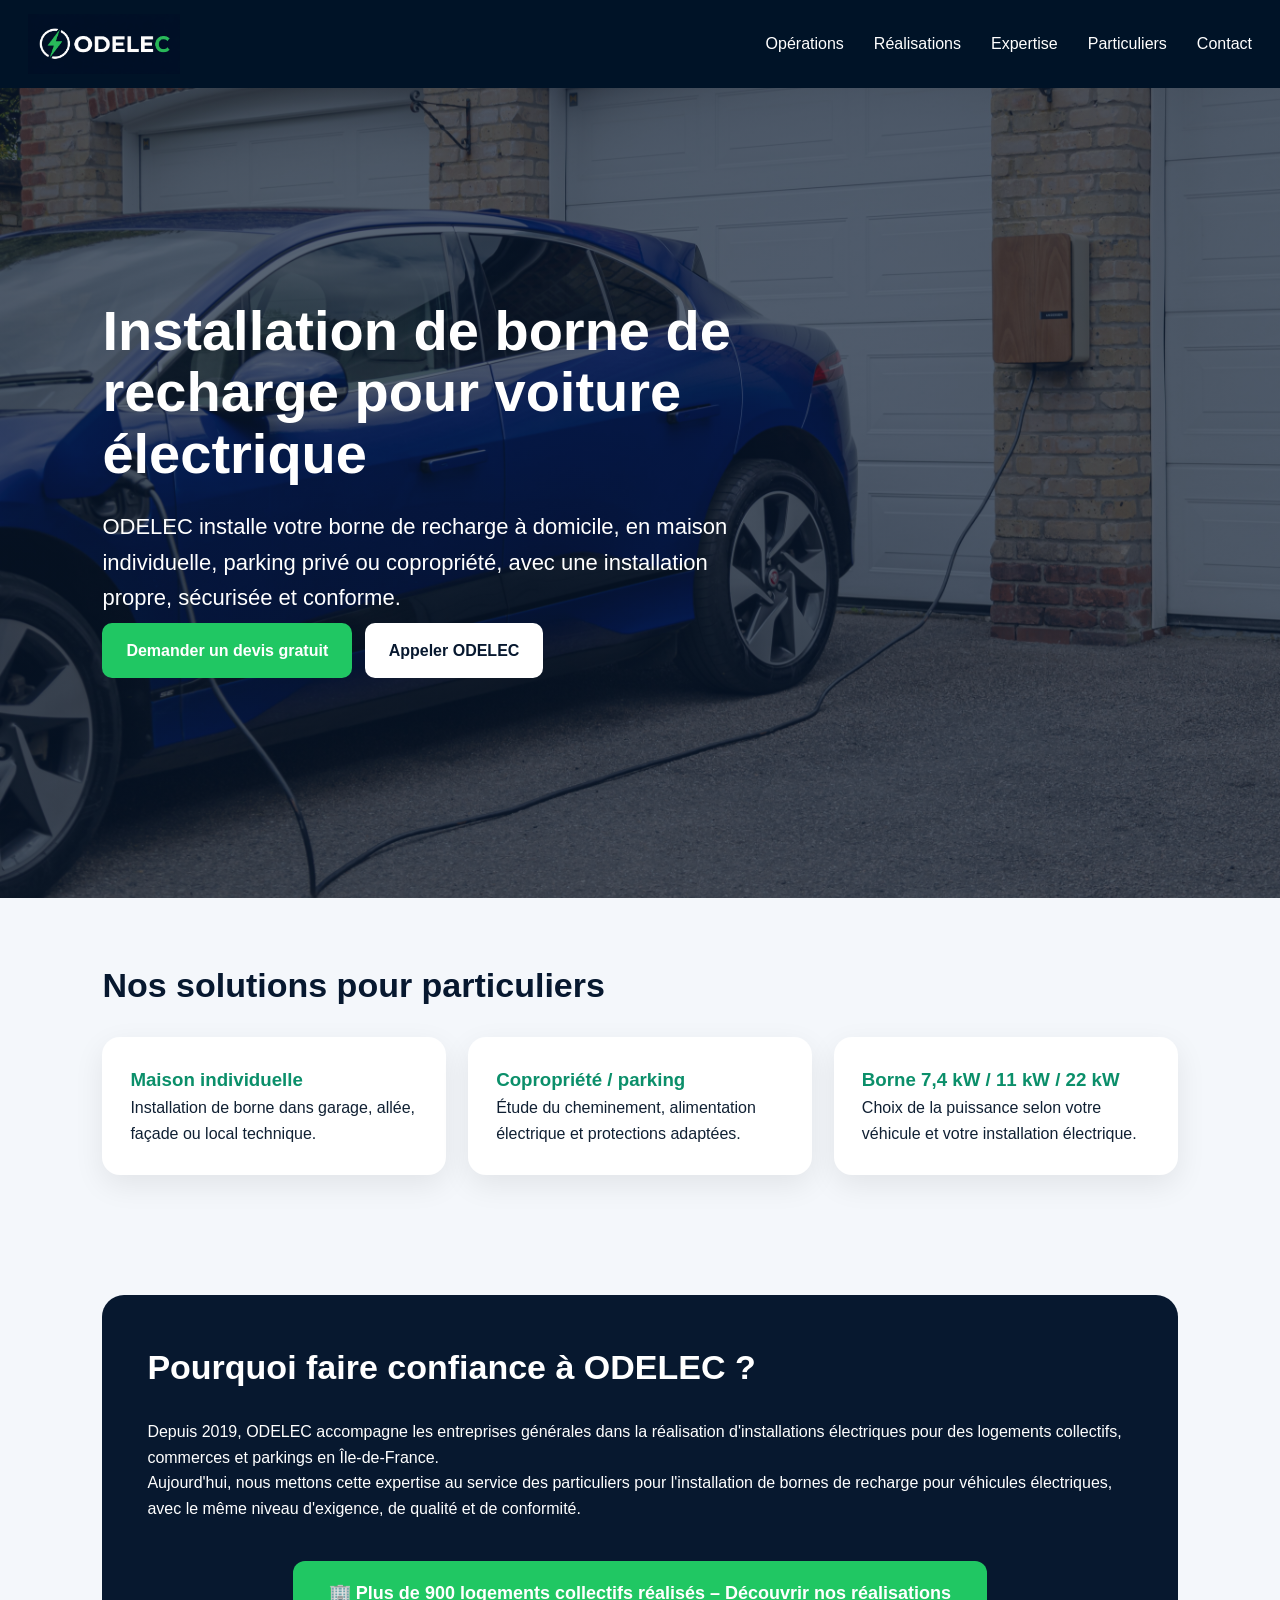
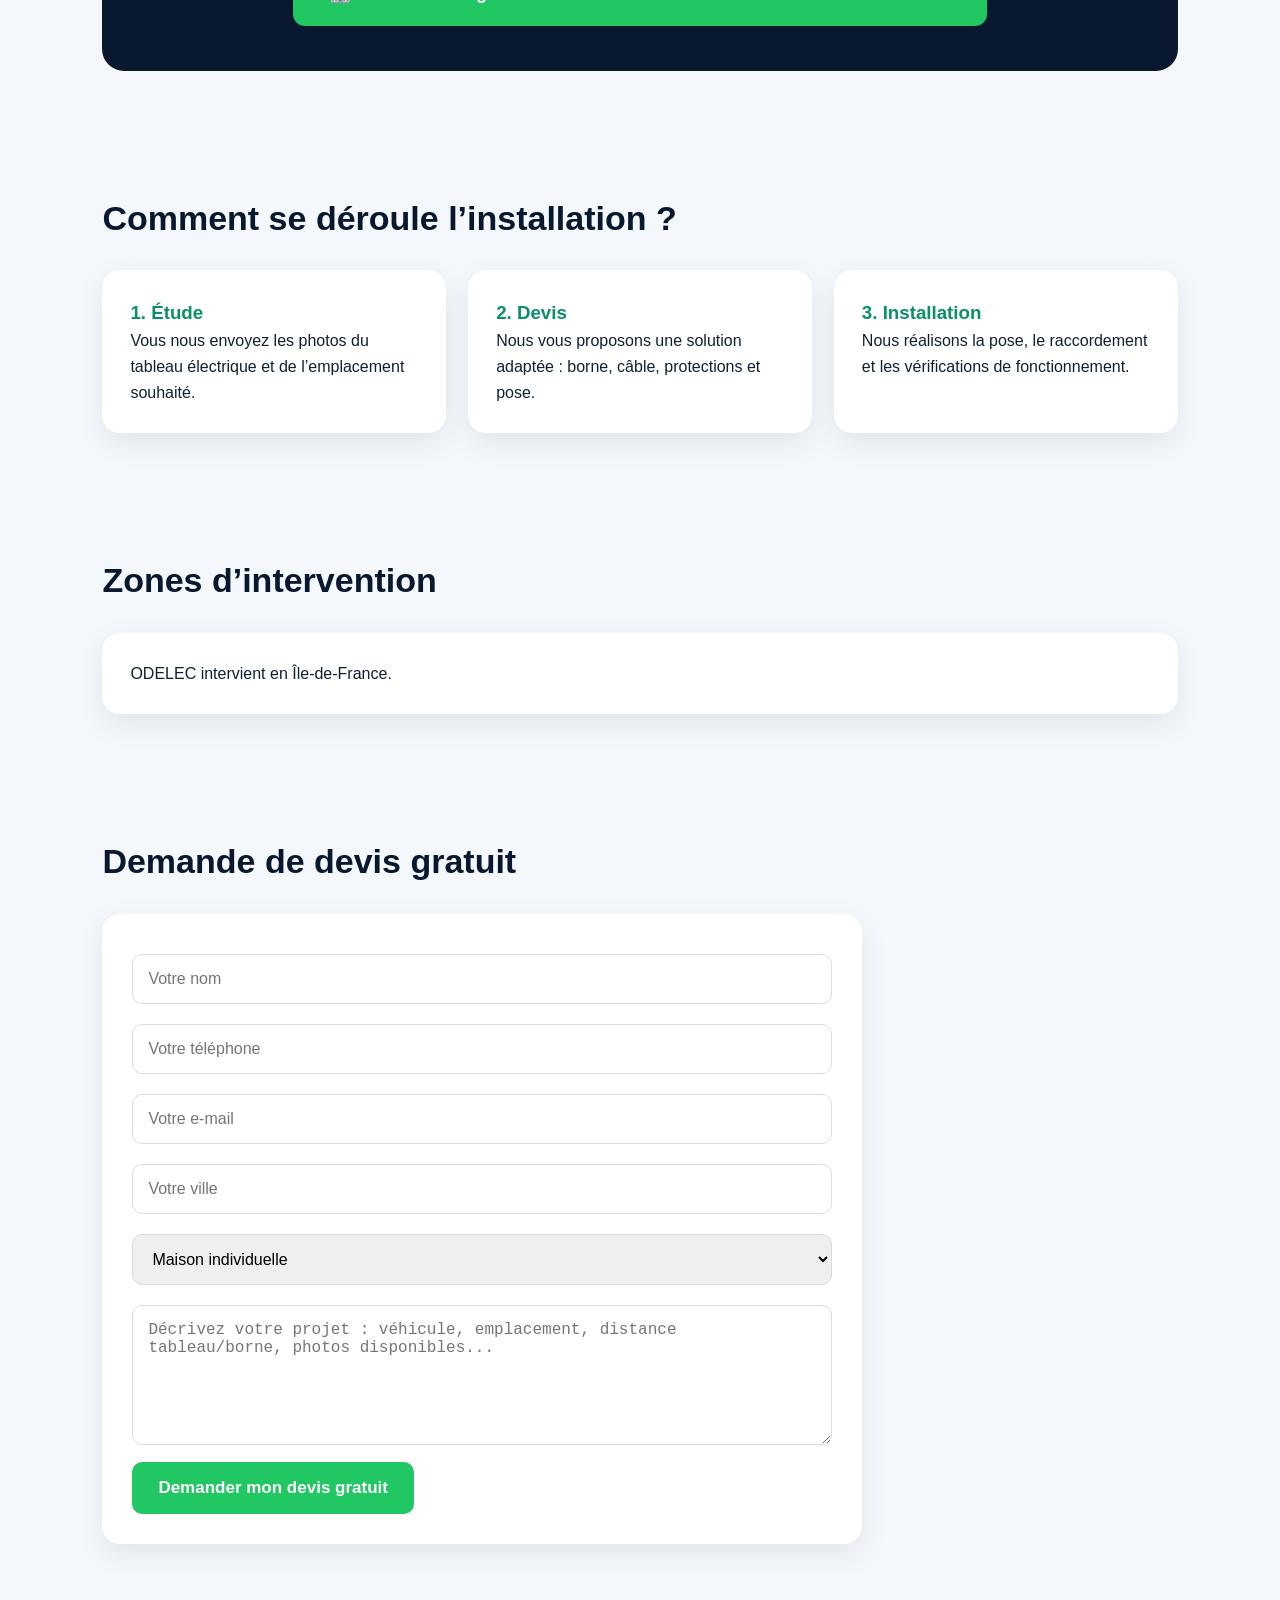
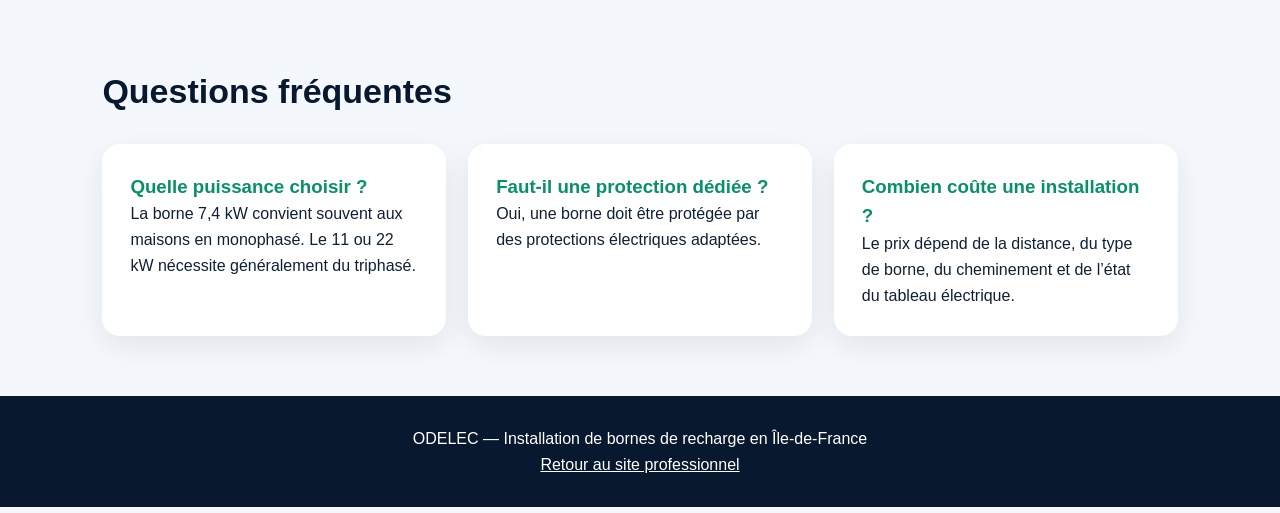
<file: borne-recharge.html>
<!DOCTYPE html>
<html lang="fr">
<head>
  <meta charset="UTF-8" />
  <meta name="viewport" content="width=device-width, initial-scale=1.0" />
  <title>Installation borne de recharge | ODELEC</title>
  <meta name="description" content="ODELEC installe vos bornes de recharge pour véhicules électriques en maison, copropriété et parking en Île-de-France." />

  <style>
   * {
  box-sizing: border-box;
  margin: 0;
  padding: 0;
}
    body {
      margin: 0;
      font-family: Arial, sans-serif;
      background: #f4f7fb;
      color: #102033;
      line-height: 1.6;
    }

  nav {
  background-color: #001327;
  color: white;
  padding: 14px 28px;
  display: flex;
  justify-content: space-between;
  align-items: center;
}

nav div {
  font-weight: bold;
  font-size: 1.5rem;
}

.logo img {
  height: 60px;
  width: auto;
  display: block;
}

nav ul {
  list-style: none;
  display: flex;
  gap: 30px;
}

nav ul li a {
  text-decoration: none;
  color: white;
  font-size: 1rem;
  transition: color 0.3s ease;
}

nav ul li a:hover {
  color: #0074d9;
}

.burger {
  display: none;
  background: transparent;
  border: none;
  color: white;
  font-size: 34px;
  cursor: pointer;
  padding: 0 !important;
  margin: 0 !important;
  line-height: 1 !important;
  height: 42px !important;
}
    .hero{
  background:
    linear-gradient(rgba(7,24,47,.68),rgba(7,24,47,.68)),
    url("photo/hero-borne.jpg");
  background-size: cover;
  background-position: center;
  color: white;
  min-height: 90vh;
  display: flex;
  align-items: center;
  padding: 0 8%;
}

.hero-content{
  max-width: 720px;
}

.hero h1{
  font-size: 56px;
  line-height: 1.1;
  margin-bottom: 25px;
}

.hero p{
  font-size: 22px;
  max-width: 680px;
}
    .btn {
      display: inline-block;
      padding: 15px 24px;
      border-radius: 10px;
      text-decoration: none;
      font-weight: bold;
      margin: 8px 8px 8px 0;
    }

    .green { background: #20c763; color: white; }
    .white { background: white; color: #07182f; }

    section { padding: 60px 8%; }

    h2 {
      font-size: 34px;
      margin-bottom: 25px;
      color: #07182f;
    }

    .grid {
      display: grid;
      grid-template-columns: repeat(auto-fit, minmax(260px, 1fr));
      gap: 22px;
    }

    .card {
      background: white;
      padding: 28px;
      border-radius: 18px;
      box-shadow: 0 10px 30px rgba(0,0,0,0.08);
    }

    .card h3 {
      color: #0b8f6a;
      margin-top: 0;
    }

    .dark {
      background: #07182f;
      color: white;
      border-radius: 22px;
      padding: 45px;
    }

    .dark h2 { color: white; }

    form {
      background: white;
      padding: 30px;
      border-radius: 18px;
      box-shadow: 0 10px 30px rgba(0,0,0,0.08);
      max-width: 760px;
    }

    input, select, textarea {
      width: 100%;
      padding: 15px;
      margin: 10px 0;
      border-radius: 10px;
      border: 1px solid #d6dce5;
      font-size: 16px;
    }

    button {
      background: #20c763;
      color: white;
      border: none;
      padding: 16px 26px;
      border-radius: 10px;
      font-size: 17px;
      font-weight: bold;
      cursor: pointer;
    }

    footer {
      background: #07182f;
      color: white;
      text-align: center;
      padding: 30px 8%;
    }

    footer a { color: white; }

 @media screen and (max-width: 900px) {

  .logo img{
    height:48px;
  }

 nav {
  flex-wrap: wrap !important;
  padding: 12px 12px;
}

.burger {
  display: block !important;
}

#nav-menu {
  display: none !important;
  width: 100%;
  flex-direction: column;
  gap: 15px;
  margin-top: 20px;
  text-align: center;
}

#nav-menu.active {
  display: flex !important;
}
  .dropdown-content{
    position:static;
    display:block;
    background:transparent;
    box-shadow:none;
    min-width:auto;
  }

  .dropdown-content a{
    color:#20c763;
    padding:8px 0 0 16px;
    font-size:15px;
  }

  .hero{
    min-height:75vh;
    padding:70px 25px;
    background-position:85% center;
  }

  .hero h1{
    font-size:36px;
    line-height:1.2;
  }

  .hero p{
    font-size:18px;
  }

}
  </style>
</head>

<body>

<nav>
  <div class="logo">
    <a href="index.html">
     <img src="photo/logo5.png?v=5" alt="ODELEC">
    </a>
  </div>

  <button class="burger" onclick="toggleMenu()">☰</button>

  <ul id="nav-menu">
    <li><a href="index.html#chantier">Opérations</a></li>
    <li><a href="index.html#realisation">Réalisations</a></li>
    <li><a href="index.html#expertise">Expertise</a></li>
    <li><a href="borne-recharge.html">Particuliers</a></li>
    <li><a href="contact.html">Contact</a></li>
  </ul>
</nav>
<header class="hero">
  <div class="hero-content">
    <h1>Installation de borne de recharge pour voiture électrique</h1>

    <p>
      ODELEC installe votre borne de recharge à domicile, en maison individuelle,
      parking privé ou copropriété, avec une installation propre, sécurisée et conforme.
    </p>

    <div>
      <a class="btn green" href="#devis">Demander un devis gratuit</a>
      <a class="btn white" href="tel:+33634502174">Appeler ODELEC</a>
    </div>
  </div>
</header>

<section>
  <h2>Nos solutions pour particuliers</h2>

  <div class="grid">
    <div class="card">
      <h3>Maison individuelle</h3>
      <p>Installation de borne dans garage, allée, façade ou local technique.</p>
    </div>

    <div class="card">
      <h3>Copropriété / parking</h3>
      <p>Étude du cheminement, alimentation électrique et protections adaptées.</p>
    </div>

    <div class="card">
      <h3>Borne 7,4 kW / 11 kW / 22 kW</h3>
      <p>Choix de la puissance selon votre véhicule et votre installation électrique.</p>
    </div>
  </div>
</section>

<section>
  <div class="dark">
    <h2>Pourquoi faire confiance à ODELEC ?</h2>

<p>
  Depuis 2019, ODELEC accompagne les entreprises générales dans la réalisation
  d'installations électriques pour des logements collectifs, commerces et parkings
  en Île-de-France.
</p>

<p>
  Aujourd'hui, nous mettons cette expertise au service des particuliers
  pour l'installation de bornes de recharge pour véhicules électriques,
  avec le même niveau d'exigence, de qualité et de conformité.
</p>

<div style="text-align:center;margin-top:40px;">

  <a href="index.html?source=particulier#realisation"
     style="
        display:inline-block;
        background:#20c763;
        color:white;
        padding:18px 36px;
        border-radius:12px;
        text-decoration:none;
        font-weight:bold;
        font-size:18px;">
        🏢 Plus de 900 logements collectifs réalisés – Découvrir nos réalisations
  </a>

</div>
  </div>
</section>

<section>
  <h2>Comment se déroule l’installation ?</h2>

  <div class="grid">
    <div class="card">
      <h3>1. Étude</h3>
      <p>Vous nous envoyez les photos du tableau électrique et de l’emplacement souhaité.</p>
    </div>

    <div class="card">
      <h3>2. Devis</h3>
      <p>Nous vous proposons une solution adaptée : borne, câble, protections et pose.</p>
    </div>

    <div class="card">
      <h3>3. Installation</h3>
      <p>Nous réalisons la pose, le raccordement et les vérifications de fonctionnement.</p>
    </div>
  </div>
</section>

<section>
  <h2>Zones d’intervention</h2>
  <div class="card">
    <p>
      ODELEC intervient en Île-de-France.

    </p>
  </div>
</section>

<section id="devis">
  <h2>Demande de devis gratuit</h2>

  <form action="https://api.web3forms.com/submit" method="POST">
    <input type="hidden" name="access_key" value="22ab2130-d4ce-48cf-b9e3-3def6938b5bf">
    <input type="hidden" name="subject" value="Nouvelle demande de devis ODELEC">
    <input type="hidden" name="redirect" value="https://mickasell.github.io/ODELEC-/merci.html">

    <input type="text" name="Nom" placeholder="Votre nom" required>
    <input type="tel" name="Téléphone" placeholder="Votre téléphone" required>
    <input type="email" name="Email" placeholder="Votre e-mail" required>
    <input type="text" name="Ville" placeholder="Votre ville">

    <select name="Type de logement">
      <option>Maison individuelle</option>
      <option>Appartement / copropriété</option>
      <option>Parking privé</option>
      <option>Je ne sais pas encore</option>
    </select>

    <textarea name="Message" rows="6" placeholder="Décrivez votre projet : véhicule, emplacement, distance tableau/borne, photos disponibles..." required></textarea>

    <button type="submit">Demander mon devis gratuit</button>
  </form>
</section>

<section>
  <h2>Questions fréquentes</h2>

  <div class="grid">
    <div class="card">
      <h3>Quelle puissance choisir ?</h3>
      <p>La borne 7,4 kW convient souvent aux maisons en monophasé. Le 11 ou 22 kW nécessite généralement du triphasé.</p>
    </div>

    <div class="card">
      <h3>Faut-il une protection dédiée ?</h3>
      <p>Oui, une borne doit être protégée par des protections électriques adaptées.</p>
    </div>

    <div class="card">
      <h3>Combien coûte une installation ?</h3>
      <p>Le prix dépend de la distance, du type de borne, du cheminement et de l’état du tableau électrique.</p>
    </div>
  </div>
</section>

<footer>
  <p>ODELEC — Installation de bornes de recharge en Île-de-France</p>
  <p><a href="index.html">Retour au site professionnel</a></p>
</footer>

<script>
function toggleMenu() {
  document.getElementById("nav-menu").classList.toggle("active");
}
</script>
</body>
</html>
</file>
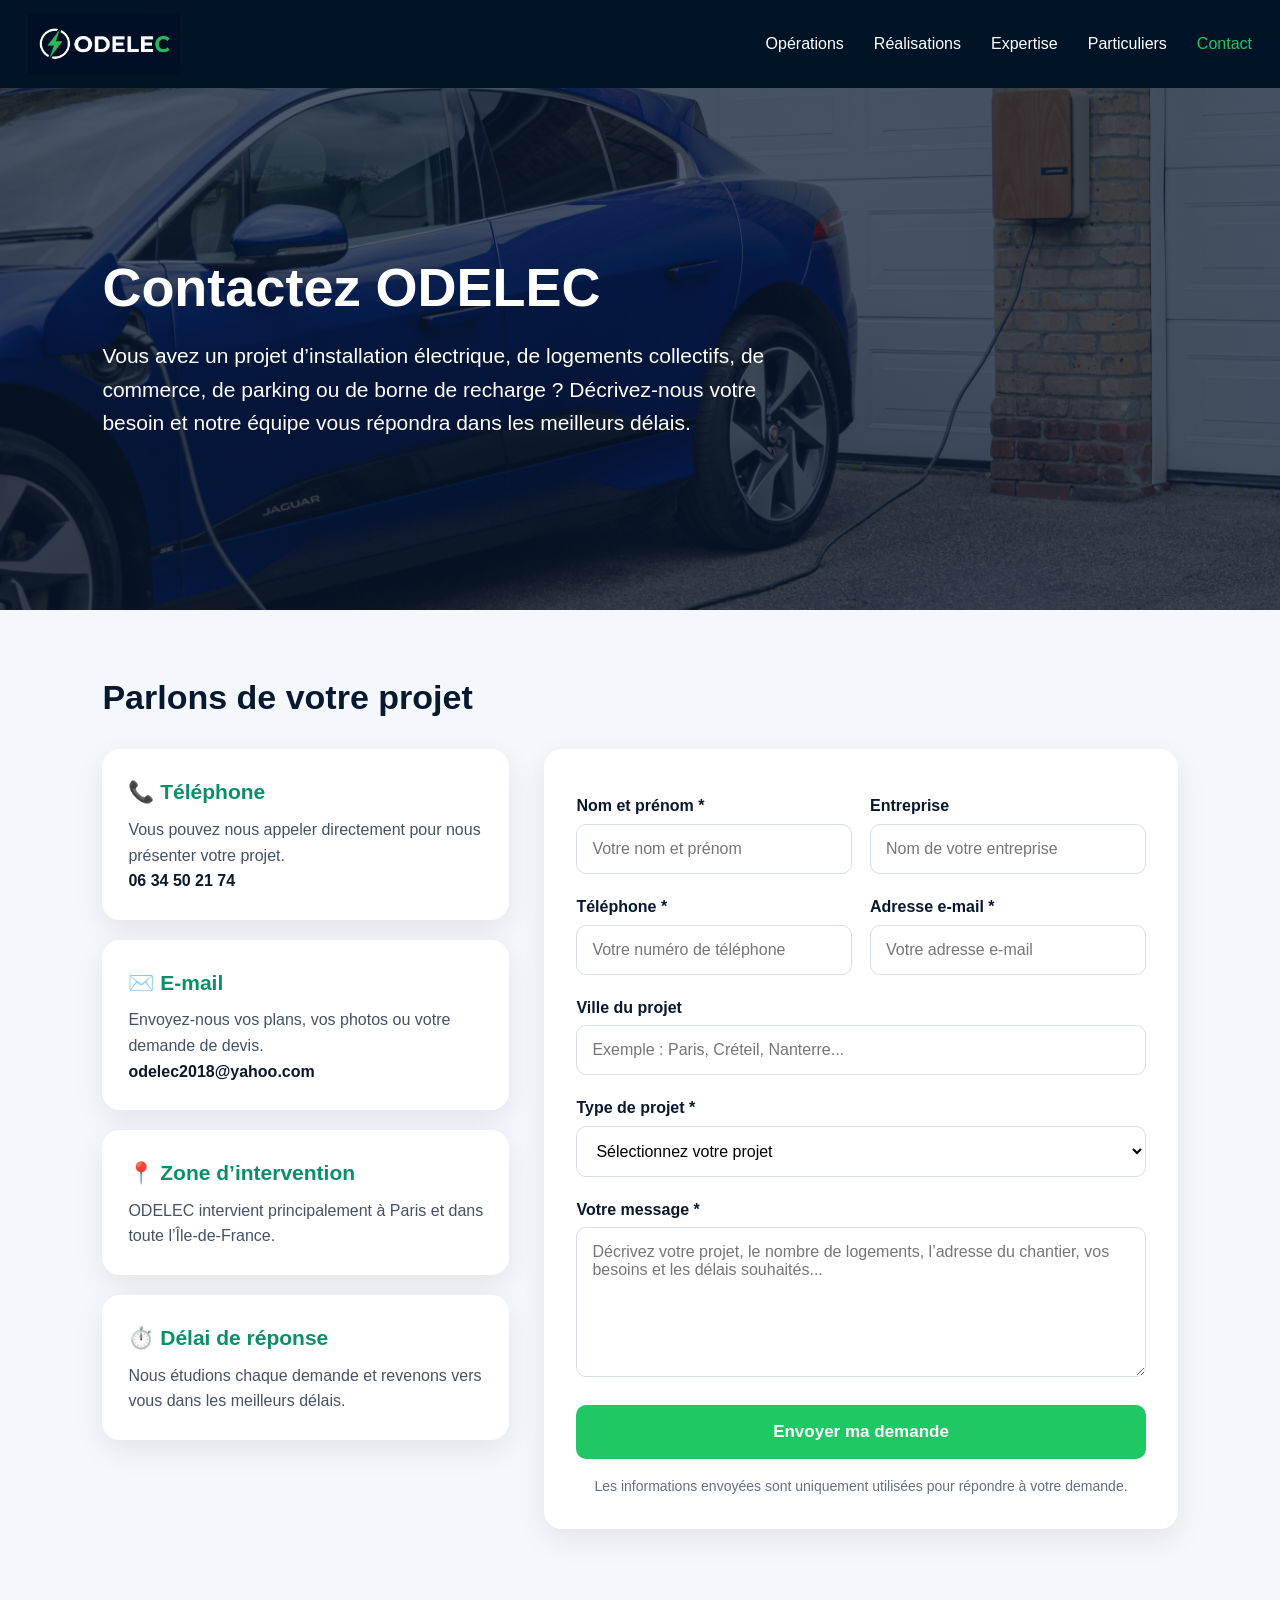
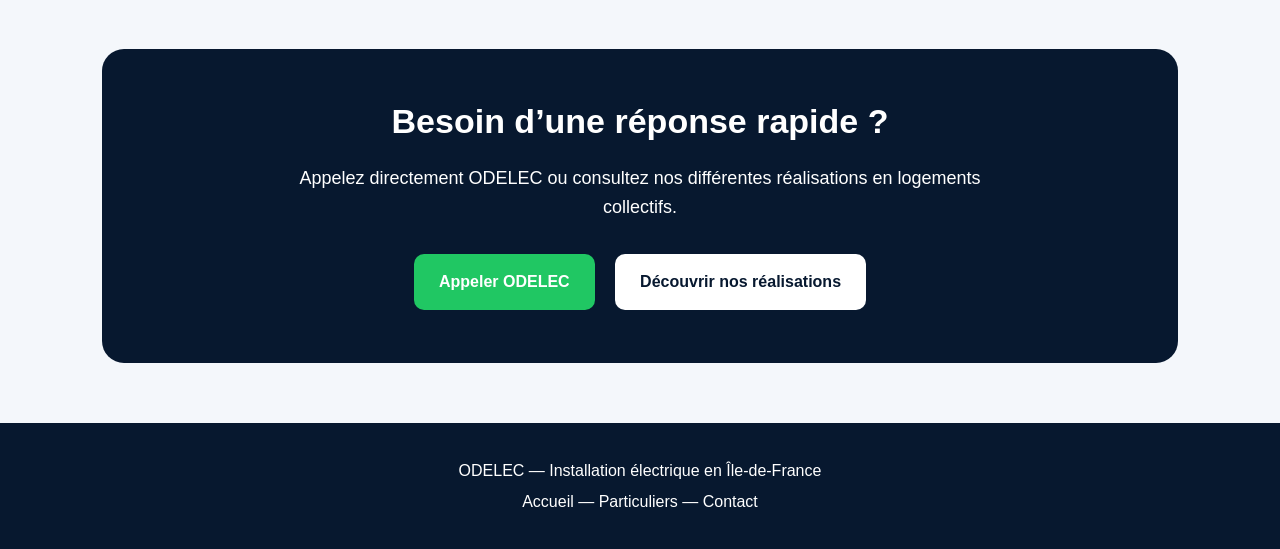
<file: contact.html>
<!DOCTYPE html>
<html lang="fr">
<head>
  <meta charset="UTF-8" />
  <meta name="viewport" content="width=device-width, initial-scale=1.0" />

  <title>Contact | ODELEC</title>

  <meta
    name="description"
    content="Contactez ODELEC pour vos projets d'installation électrique, logements collectifs, commerces, parkings et bornes de recharge en Île-de-France."
  />

  <style>
    * {
      box-sizing: border-box;
      margin: 0;
      padding: 0;
    }

    html {
      scroll-behavior: smooth;
    }

    body {
      font-family: Arial, sans-serif;
      background: #f4f7fb;
      color: #102033;
      line-height: 1.6;
    }

    nav {
      background-color: #001327;
      color: white;
      padding: 14px 28px;
      display: flex;
      justify-content: space-between;
      align-items: center;
    }

    .logo img {
      height: 60px;
      width: auto;
      display: block;
    }

    nav ul {
      list-style: none;
      display: flex;
      gap: 30px;
      align-items: center;
    }

    nav ul li a {
      text-decoration: none;
      color: white;
      font-size: 1rem;
      transition: color 0.3s ease;
    }

    nav ul li a:hover,
    nav ul li a.active {
      color: #20c763;
    }

    .burger {
      display: none;
      background: transparent;
      border: none;
      color: white;
      font-size: 34px;
      cursor: pointer;
      padding: 0 !important;
      margin: 0 !important;
      line-height: 1 !important;
      height: 42px !important;
    }

    .hero {
      background:
        linear-gradient(rgba(7, 24, 47, 0.72), rgba(7, 24, 47, 0.72)),
        url("photo/hero-borne.jpg");

      background-size: cover;
      background-position: center;
      color: white;
      min-height: 58vh;
      display: flex;
      align-items: center;
      padding: 70px 8%;
    }

    .hero-content {
      max-width: 760px;
    }

    .hero h1 {
      font-size: 54px;
      line-height: 1.1;
      margin-bottom: 22px;
    }

    .hero p {
      font-size: 21px;
      max-width: 700px;
    }

    section {
      padding: 60px 8%;
    }

    h2 {
      font-size: 34px;
      margin-bottom: 25px;
      color: #07182f;
    }

    .contact-layout {
      display: grid;
      grid-template-columns: 0.9fr 1.4fr;
      gap: 35px;
      align-items: start;
    }

    .contact-details {
      display: grid;
      gap: 20px;
    }

    .contact-card {
      background: white;
      padding: 26px;
      border-radius: 18px;
      box-shadow: 0 10px 30px rgba(0, 0, 0, 0.08);
    }

    .contact-card h3 {
      color: #0b8f6a;
      margin-bottom: 8px;
      font-size: 21px;
    }

    .contact-card p {
      color: #435266;
    }

    .contact-card a {
      color: #07182f;
      font-weight: bold;
      text-decoration: none;
    }

    .contact-card a:hover {
      color: #20c763;
    }

    form {
      background: white;
      padding: 32px;
      border-radius: 18px;
      box-shadow: 0 10px 30px rgba(0, 0, 0, 0.08);
    }

    .form-row {
      display: grid;
      grid-template-columns: 1fr 1fr;
      gap: 18px;
    }

    label {
      display: block;
      font-weight: bold;
      margin-top: 12px;
      margin-bottom: 5px;
      color: #07182f;
    }

    input,
    select,
    textarea {
      width: 100%;
      padding: 15px;
      margin-bottom: 8px;
      border-radius: 10px;
      border: 1px solid #d6dce5;
      font-family: Arial, sans-serif;
      font-size: 16px;
      background: white;
    }

    input:focus,
    select:focus,
    textarea:focus {
      outline: none;
      border-color: #20c763;
      box-shadow: 0 0 0 3px rgba(32, 199, 99, 0.12);
    }

    textarea {
      resize: vertical;
      min-height: 150px;
    }

    button {
      width: 100%;
      background: #20c763;
      color: white;
      border: none;
      padding: 17px 26px;
      border-radius: 10px;
      font-size: 17px;
      font-weight: bold;
      cursor: pointer;
      margin-top: 12px;
      transition:
        background 0.3s ease,
        transform 0.2s ease;
    }

    button:hover {
      background: #19ad55;
      transform: translateY(-1px);
    }

    .form-note {
      margin-top: 16px;
      font-size: 14px;
      color: #637083;
      text-align: center;
    }

    .dark {
      background: #07182f;
      color: white;
      border-radius: 22px;
      padding: 45px;
      text-align: center;
    }

    .dark h2 {
      color: white;
      margin-bottom: 15px;
    }

    .dark p {
      max-width: 750px;
      margin: 0 auto 25px;
      font-size: 18px;
    }

    .btn {
      display: inline-block;
      padding: 15px 25px;
      border-radius: 10px;
      text-decoration: none;
      font-weight: bold;
      margin: 8px;
    }

    .green {
      background: #20c763;
      color: white;
    }

    .white {
      background: white;
      color: #07182f;
    }

    footer {
      background: #07182f;
      color: white;
      text-align: center;
      padding: 30px 8%;
    }

    footer p {
      margin: 5px 0;
    }

    footer a {
      color: white;
      text-decoration: none;
    }

    footer a:hover {
      color: #20c763;
    }

    @media screen and (max-width: 900px) {
      nav {
        flex-wrap: wrap;
        padding: 12px;
      }

      .logo img {
        height: 48px;
      }

      .burger {
        display: block !important;
      }

      #nav-menu {
        display: none !important;
        width: 100%;
        flex-direction: column;
        gap: 15px;
        margin-top: 20px;
        padding-bottom: 10px;
        text-align: center;
      }

      #nav-menu.active {
        display: flex !important;
      }

      .hero {
        min-height: 55vh;
        padding: 65px 25px;
        background-position: 75% center;
      }

      .hero h1 {
        font-size: 38px;
        line-height: 1.2;
      }

      .hero p {
        font-size: 18px;
      }

      section {
        padding: 45px 25px;
      }

      h2 {
        font-size: 29px;
      }

      .contact-layout {
        grid-template-columns: 1fr;
      }

      .form-row {
        grid-template-columns: 1fr;
        gap: 0;
      }

      form {
        padding: 24px;
      }

      .dark {
        padding: 32px 22px;
      }

      .btn {
        display: block;
        width: 100%;
        margin: 10px 0;
      }
    }
  </style>
</head>

<body>

  <nav>
    <div class="logo">
      <a href="index.html">
        <img src="photo/logo5.png?v=5" alt="Logo ODELEC">
      </a>
    </div>

    <button
      class="burger"
      type="button"
      aria-label="Ouvrir le menu"
      aria-expanded="false"
      onclick="toggleMenu(this)"
    >
      ☰
    </button>

    <ul id="nav-menu">
      <li><a href="index.html#chantier">Opérations</a></li>
      <li><a href="index.html#realisation">Réalisations</a></li>
      <li><a href="index.html#expertise">Expertise</a></li>
      <li><a href="borne-recharge.html">Particuliers</a></li>
      <li><a class="active" href="contact.html">Contact</a></li>
    </ul>
  </nav>

  <header class="hero">
    <div class="hero-content">
      <h1>Contactez ODELEC</h1>

      <p>
        Vous avez un projet d’installation électrique, de logements collectifs,
        de commerce, de parking ou de borne de recharge ? Décrivez-nous votre
        besoin et notre équipe vous répondra dans les meilleurs délais.
      </p>
    </div>
  </header>

  <section>
    <h2>Parlons de votre projet</h2>

    <div class="contact-layout">

      <div class="contact-details">

        <div class="contact-card">
          <h3>📞 Téléphone</h3>
          <p>
            Vous pouvez nous appeler directement pour nous présenter votre projet.
          </p>
          <p>
            <a href="tel:+33634502174">06 34 50 21 74</a>
          </p>
        </div>

        <div class="contact-card">
          <h3>✉️ E-mail</h3>
          <p>
            Envoyez-nous vos plans, vos photos ou votre demande de devis.
          </p>
          <p>
            <a href="mailto:contact@odelec.fr">odelec2018@yahoo.com</a>
          </p>
        </div>

        <div class="contact-card">
          <h3>📍 Zone d’intervention</h3>
          <p>
            ODELEC intervient principalement à Paris et dans toute
            l’Île-de-France.
          </p>
        </div>

        <div class="contact-card">
          <h3>⏱️ Délai de réponse</h3>
          <p>
            Nous étudions chaque demande et revenons vers vous dans les meilleurs
            délais.
          </p>
        </div>

      </div>

      <form action="https://api.web3forms.com/submit" method="POST">

        <input
          type="hidden"
          name="access_key"
          value="22ab2130-d4ce-48cf-b9e3-3def6938b5bf"
        >

        <input
          type="hidden"
          name="subject"
          value="Nouvelle demande de contact ODELEC"
        >

        <input
          type="hidden"
          name="redirect"
          value="https://mickasell.github.io/ODELEC-/merci.html"
        >

        <input
          type="checkbox"
          name="botcheck"
          style="display:none;"
          tabindex="-1"
          autocomplete="off"
        >

        <div class="form-row">
          <div>
            <label for="nom">Nom et prénom *</label>
            <input
              id="nom"
              type="text"
              name="Nom"
              placeholder="Votre nom et prénom"
              autocomplete="name"
              required
            >
          </div>

          <div>
            <label for="entreprise">Entreprise</label>
            <input
              id="entreprise"
              type="text"
              name="Entreprise"
              placeholder="Nom de votre entreprise"
              autocomplete="organization"
            >
          </div>
        </div>

        <div class="form-row">
          <div>
            <label for="telephone">Téléphone *</label>
            <input
              id="telephone"
              type="tel"
              name="Téléphone"
              placeholder="Votre numéro de téléphone"
              autocomplete="tel"
              required
            >
          </div>

          <div>
            <label for="email">Adresse e-mail *</label>
            <input
              id="email"
              type="email"
              name="Email"
              placeholder="Votre adresse e-mail"
              autocomplete="email"
              required
            >
          </div>
        </div>

        <label for="ville">Ville du projet</label>
        <input
          id="ville"
          type="text"
          name="Ville du projet"
          placeholder="Exemple : Paris, Créteil, Nanterre..."
          autocomplete="address-level2"
        >

       <label for="projet">Type de projet *</label>
<select id="projet" name="Type de projet" required>
  <option value="" selected disabled>Sélectionnez votre projet</option>

  <option value="Logements collectifs">
    Logements collectifs
  </option>

  <option value="Parking">
    Parking
  </option>

  <option value="Borne de recharge">
    Borne de recharge pour véhicule électrique
  </option>

  <option value="Autre">
    Autre demande
  </option>
</select>

        <label for="message">Votre message *</label>
        <textarea
          id="message"
          name="Message"
          placeholder="Décrivez votre projet, le nombre de logements, l’adresse du chantier, vos besoins et les délais souhaités..."
          required
        ></textarea>

        <button type="submit">Envoyer ma demande</button>

        <p class="form-note">
          Les informations envoyées sont uniquement utilisées pour répondre à
          votre demande.
        </p>

      </form>

    </div>
  </section>

  <section>
    <div class="dark">
      <h2>Besoin d’une réponse rapide ?</h2>

      <p>
        Appelez directement ODELEC ou consultez nos différentes réalisations
        en logements collectifs.
      </p>

      <a class="btn green" href="tel:+33634502174">
        Appeler ODELEC
      </a>

      <a class="btn white" href="index.html#realisation">
        Découvrir nos réalisations
      </a>
    </div>
  </section>

  <footer>
    <p>ODELEC — Installation électrique en Île-de-France</p>
    <p>
      <a href="index.html">Accueil</a>
      —
      <a href="borne-recharge.html">Particuliers</a>
      —
      <a href="contact.html">Contact</a>
    </p>
  </footer>

  <script>
    function toggleMenu(button) {
      const menu = document.getElementById("nav-menu");
      const isOpen = menu.classList.toggle("active");

      button.setAttribute("aria-expanded", isOpen);
      button.textContent = isOpen ? "✕" : "☰";
    }

    document.querySelectorAll("#nav-menu a").forEach(function(link) {
      link.addEventListener("click", function() {
        const menu = document.getElementById("nav-menu");
        const burger = document.querySelector(".burger");

        menu.classList.remove("active");
        burger.setAttribute("aria-expanded", "false");
        burger.textContent = "☰";
      });
    });
  </script>

</body>
</html>
</file>
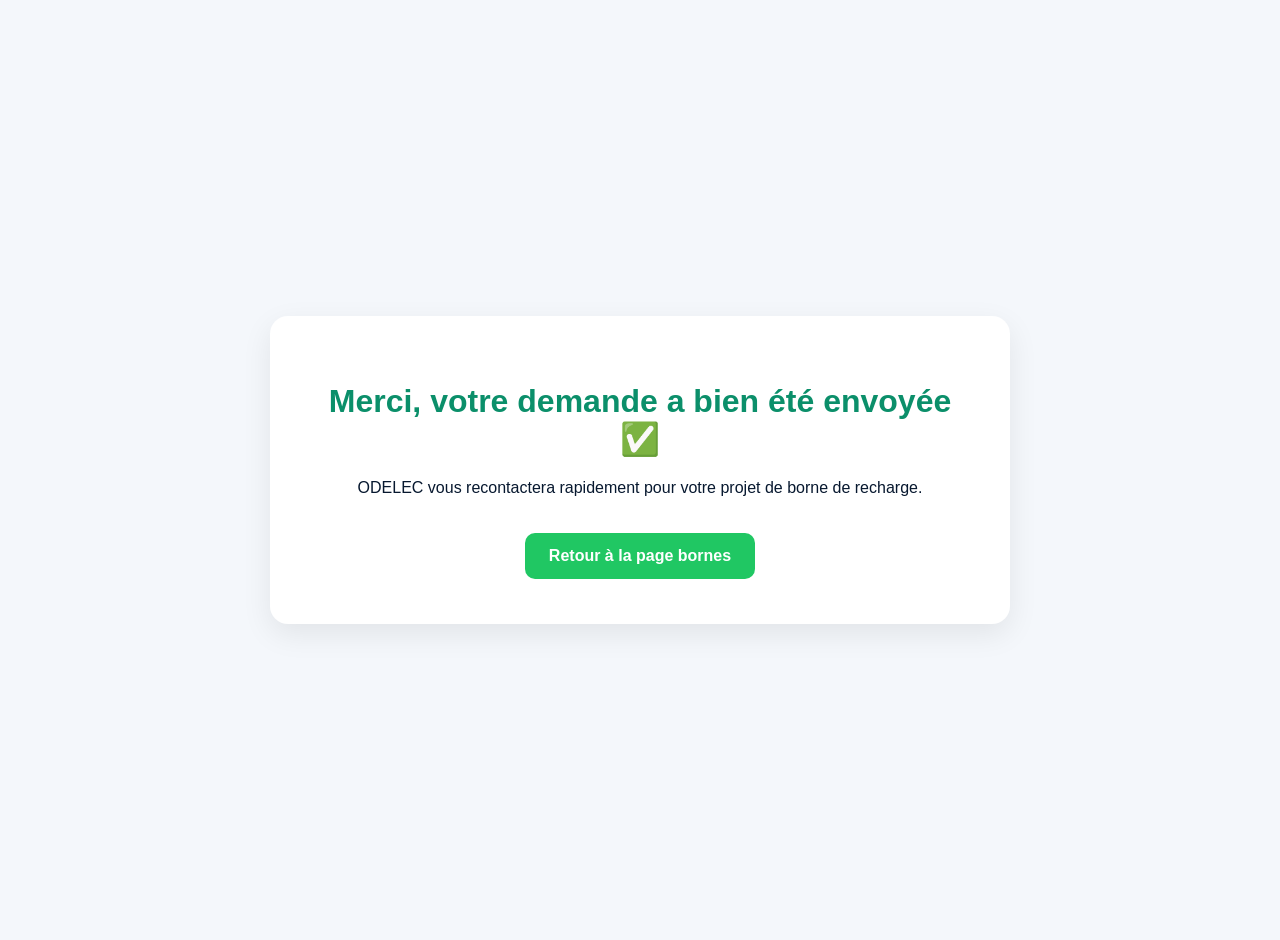
<file: merci.html>
<!DOCTYPE html>
<html lang="fr">
<head>
  <meta charset="UTF-8">
  <title>Merci - ODELEC</title>
  <style>
    body { margin:0; font-family:Arial,sans-serif; background:#f4f7fb; color:#07182f; display:flex; align-items:center; justify-content:center; min-height:100vh; text-align:center; padding:20px; }
    .box { background:white; padding:45px; border-radius:18px; box-shadow:0 10px 30px rgba(0,0,0,0.08); max-width:650px; }
    h1 { color:#0b8f6a; }
    a { display:inline-block; margin-top:20px; background:#20c763; color:white; padding:14px 24px; border-radius:10px; text-decoration:none; font-weight:bold; }
  </style>
</head>
<body>
  <div class="box">
    <h1>Merci, votre demande a bien été envoyée ✅</h1>
    <p>ODELEC vous recontactera rapidement pour votre projet de borne de recharge.</p>
    <a href="borne-recharge.html">Retour à la page bornes</a>
  </div>
</body>
</html>
</file>
